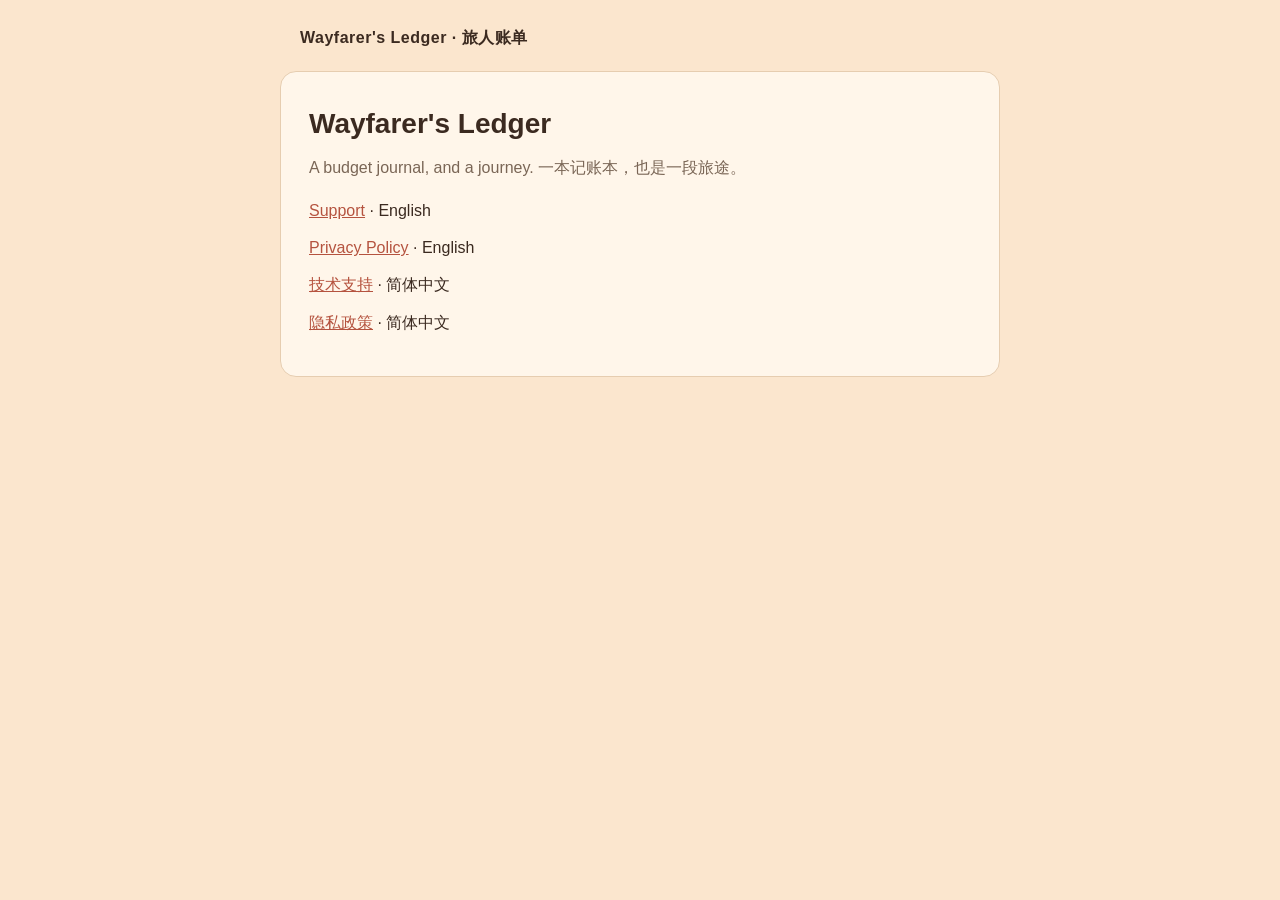
<file: index.html>
<!doctype html>
<html lang="en">
<head>
<meta charset="utf-8">
<meta name="viewport" content="width=device-width, initial-scale=1">
<title>Wayfarer's Ledger · 旅人账单</title>
<link rel="stylesheet" href="style.css">
</head>
<body>
<header class="top"><span class="brand">Wayfarer&#x27;s Ledger · 旅人账单</span></header>
<main>
<h1>Wayfarer&#x27;s Ledger</h1>
<p class="lead">A budget journal, and a journey. 一本记账本，也是一段旅途。</p>
<ul class="links">
<li><a href="support/">Support</a> · English</li>
<li><a href="privacy/">Privacy Policy</a> · English</li>
<li><a href="support/zh-hans/">技术支持</a> · 简体中文</li>
<li><a href="privacy/zh-hans/">隐私政策</a> · 简体中文</li>
</ul>
</main>
</body>
</html>
</file>
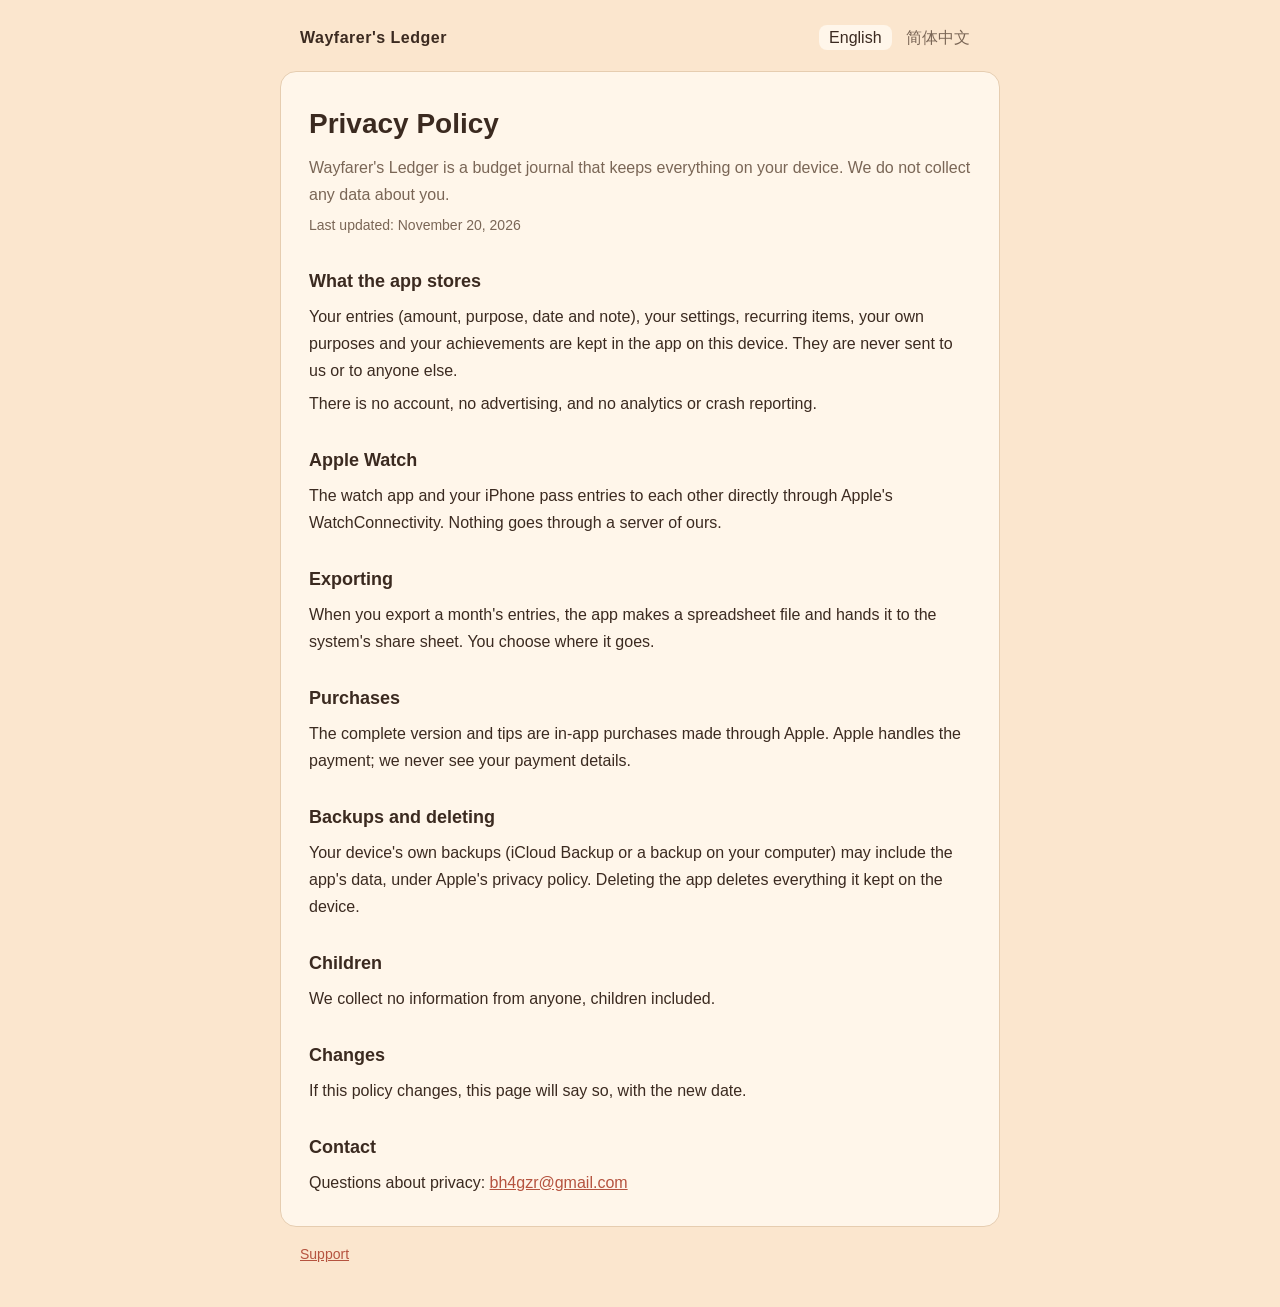
<file: privacy/index.html>
<!doctype html>
<html lang="en">
<head>
<meta charset="utf-8">
<meta name="viewport" content="width=device-width, initial-scale=1">
<title>Privacy Policy · Wayfarer&#x27;s Ledger</title>
<link rel="stylesheet" href="../style.css">
</head>
<body>
<header class="top"><a class="brand" href="../">Wayfarer&#x27;s Ledger</a>
<nav class="langs"><a href="../privacy/" aria-current="page">English</a> <a href="../privacy/zh-hans/">简体中文</a></nav></header>
<main>
<h1>Privacy Policy</h1>
<p class="lead">Wayfarer&#x27;s Ledger is a budget journal that keeps everything on your device. We do not collect any data about you.</p>
<p class="updated">Last updated: November 20, 2026</p>
<h2>What the app stores</h2>
<p>Your entries (amount, purpose, date and note), your settings, recurring items, your own purposes and your achievements are kept in the app on this device. They are never sent to us or to anyone else.</p>
<p>There is no account, no advertising, and no analytics or crash reporting.</p>
<h2>Apple Watch</h2>
<p>The watch app and your iPhone pass entries to each other directly through Apple&#x27;s WatchConnectivity. Nothing goes through a server of ours.</p>
<h2>Exporting</h2>
<p>When you export a month&#x27;s entries, the app makes a spreadsheet file and hands it to the system&#x27;s share sheet. You choose where it goes.</p>
<h2>Purchases</h2>
<p>The complete version and tips are in-app purchases made through Apple. Apple handles the payment; we never see your payment details.</p>
<h2>Backups and deleting</h2>
<p>Your device&#x27;s own backups (iCloud Backup or a backup on your computer) may include the app&#x27;s data, under Apple&#x27;s privacy policy. Deleting the app deletes everything it kept on the device.</p>
<h2>Children</h2>
<p>We collect no information from anyone, children included.</p>
<h2>Changes</h2>
<p>If this policy changes, this page will say so, with the new date.</p>
<h2>Contact</h2>
<p>Questions about privacy: <a href="mailto:bh4gzr@gmail.com">bh4gzr@gmail.com</a></p>
</main>
<footer><a href="../support/">Support</a></footer>
</body>
</html>
</file>
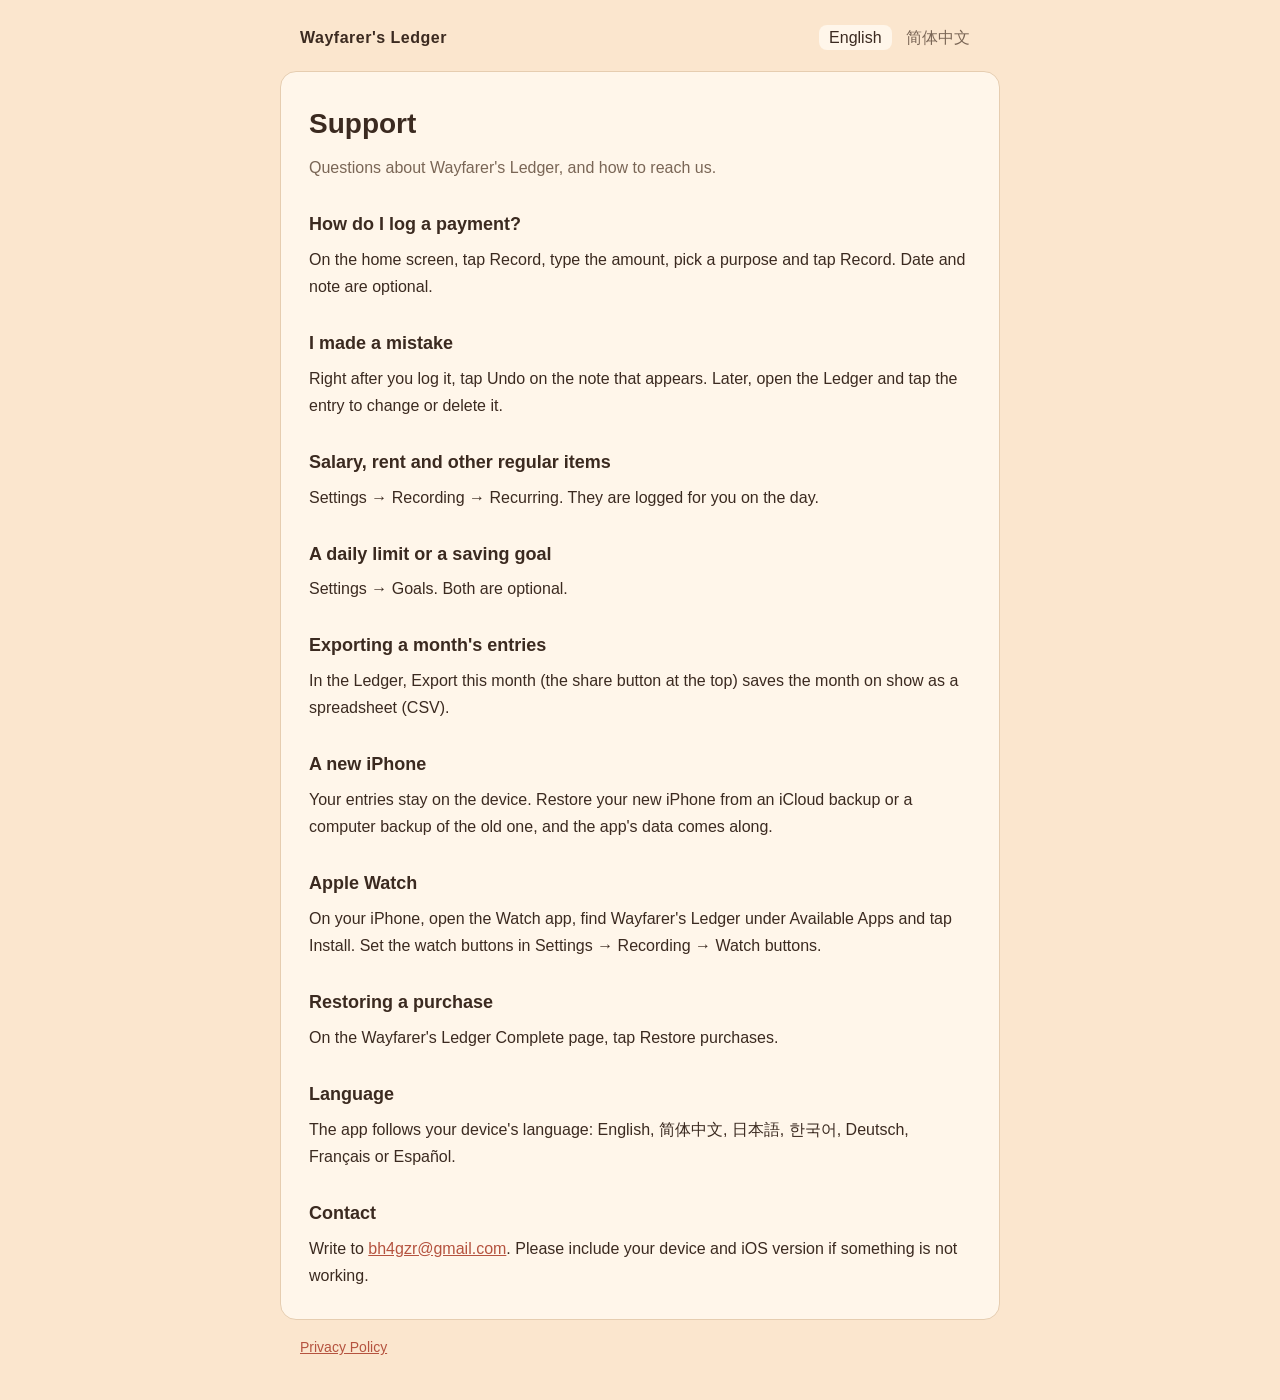
<file: support/index.html>
<!doctype html>
<html lang="en">
<head>
<meta charset="utf-8">
<meta name="viewport" content="width=device-width, initial-scale=1">
<title>Support · Wayfarer&#x27;s Ledger</title>
<link rel="stylesheet" href="../style.css">
</head>
<body>
<header class="top"><a class="brand" href="../">Wayfarer&#x27;s Ledger</a>
<nav class="langs"><a href="../support/" aria-current="page">English</a> <a href="../support/zh-hans/">简体中文</a></nav></header>
<main>
<h1>Support</h1>
<p class="lead">Questions about Wayfarer&#x27;s Ledger, and how to reach us.</p>
<h2>How do I log a payment?</h2>
<p>On the home screen, tap Record, type the amount, pick a purpose and tap Record. Date and note are optional.</p>
<h2>I made a mistake</h2>
<p>Right after you log it, tap Undo on the note that appears. Later, open the Ledger and tap the entry to change or delete it.</p>
<h2>Salary, rent and other regular items</h2>
<p>Settings → Recording → Recurring. They are logged for you on the day.</p>
<h2>A daily limit or a saving goal</h2>
<p>Settings → Goals. Both are optional.</p>
<h2>Exporting a month&#x27;s entries</h2>
<p>In the Ledger, Export this month (the share button at the top) saves the month on show as a spreadsheet (CSV).</p>
<h2>A new iPhone</h2>
<p>Your entries stay on the device. Restore your new iPhone from an iCloud backup or a computer backup of the old one, and the app&#x27;s data comes along.</p>
<h2>Apple Watch</h2>
<p>On your iPhone, open the Watch app, find Wayfarer&#x27;s Ledger under Available Apps and tap Install. Set the watch buttons in Settings → Recording → Watch buttons.</p>
<h2>Restoring a purchase</h2>
<p>On the Wayfarer&#x27;s Ledger Complete page, tap Restore purchases.</p>
<h2>Language</h2>
<p>The app follows your device&#x27;s language: English, 简体中文, 日本語, 한국어, Deutsch, Français or Español.</p>
<h2>Contact</h2>
<p>Write to <a href="mailto:bh4gzr@gmail.com">bh4gzr@gmail.com</a>. Please include your device and iOS version if something is not working.</p>
</main>
<footer><a href="../privacy/">Privacy Policy</a></footer>
</body>
</html>
</file>
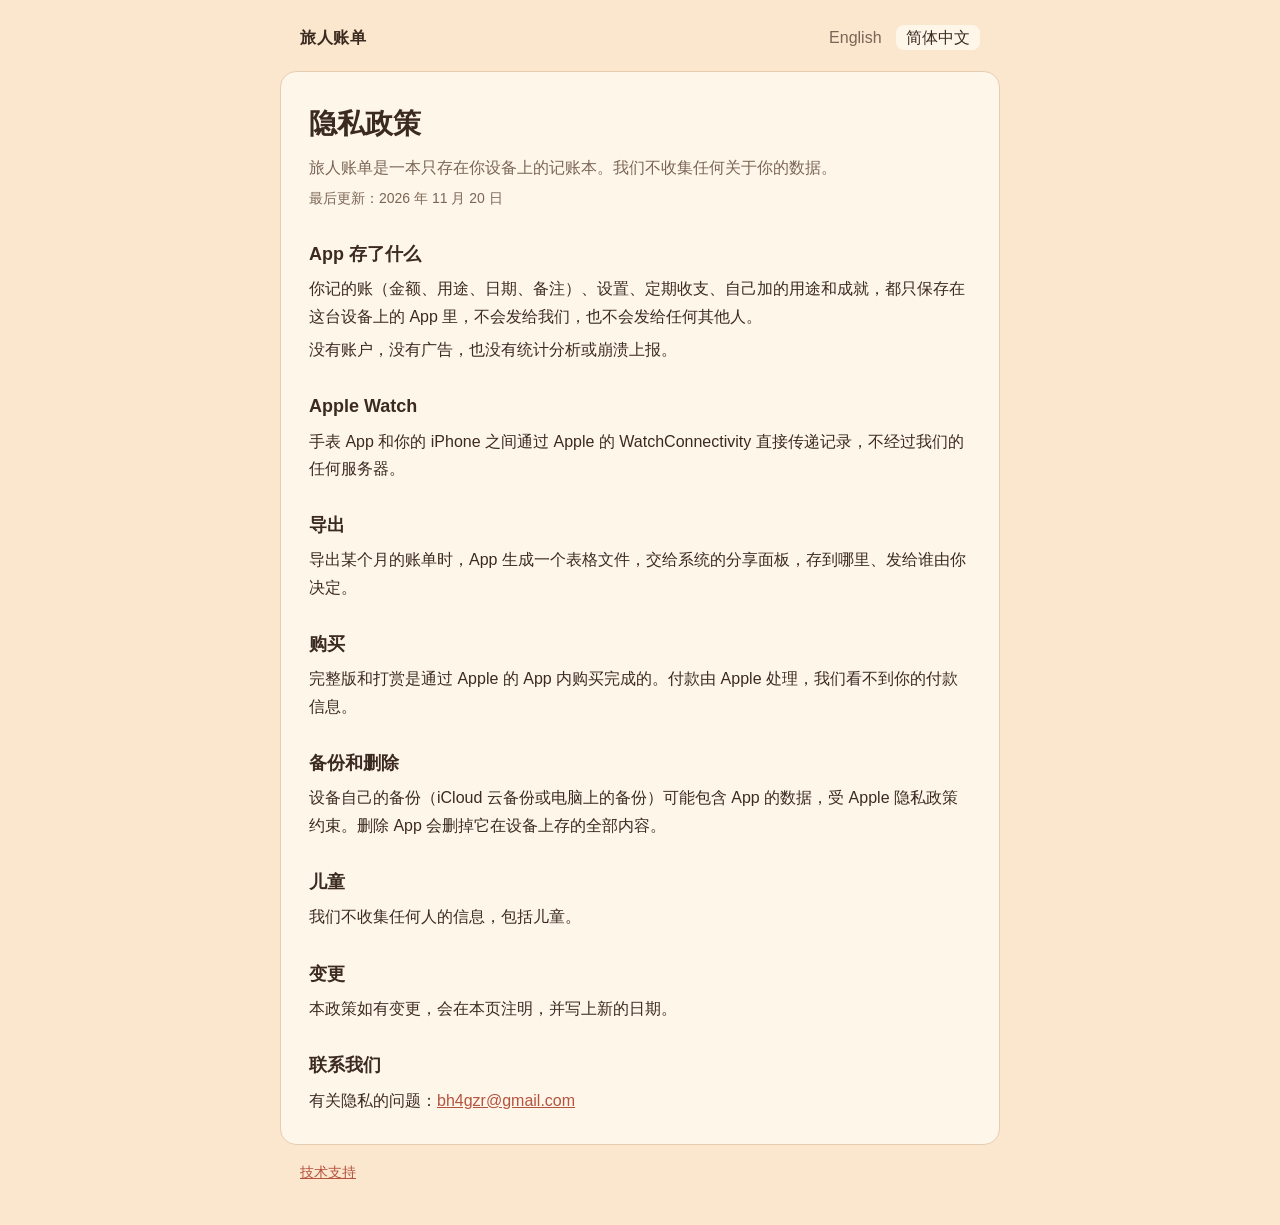
<file: privacy/zh-hans/index.html>
<!doctype html>
<html lang="zh-Hans">
<head>
<meta charset="utf-8">
<meta name="viewport" content="width=device-width, initial-scale=1">
<title>隐私政策 · 旅人账单</title>
<link rel="stylesheet" href="../../style.css">
</head>
<body>
<header class="top"><a class="brand" href="../../">旅人账单</a>
<nav class="langs"><a href="../../privacy/">English</a> <a href="../../privacy/zh-hans/" aria-current="page">简体中文</a></nav></header>
<main>
<h1>隐私政策</h1>
<p class="lead">旅人账单是一本只存在你设备上的记账本。我们不收集任何关于你的数据。</p>
<p class="updated">最后更新：2026 年 11 月 20 日</p>
<h2>App 存了什么</h2>
<p>你记的账（金额、用途、日期、备注）、设置、定期收支、自己加的用途和成就，都只保存在这台设备上的 App 里，不会发给我们，也不会发给任何其他人。</p>
<p>没有账户，没有广告，也没有统计分析或崩溃上报。</p>
<h2>Apple Watch</h2>
<p>手表 App 和你的 iPhone 之间通过 Apple 的 WatchConnectivity 直接传递记录，不经过我们的任何服务器。</p>
<h2>导出</h2>
<p>导出某个月的账单时，App 生成一个表格文件，交给系统的分享面板，存到哪里、发给谁由你决定。</p>
<h2>购买</h2>
<p>完整版和打赏是通过 Apple 的 App 内购买完成的。付款由 Apple 处理，我们看不到你的付款信息。</p>
<h2>备份和删除</h2>
<p>设备自己的备份（iCloud 云备份或电脑上的备份）可能包含 App 的数据，受 Apple 隐私政策约束。删除 App 会删掉它在设备上存的全部内容。</p>
<h2>儿童</h2>
<p>我们不收集任何人的信息，包括儿童。</p>
<h2>变更</h2>
<p>本政策如有变更，会在本页注明，并写上新的日期。</p>
<h2>联系我们</h2>
<p>有关隐私的问题：<a href="mailto:bh4gzr@gmail.com">bh4gzr@gmail.com</a></p>
</main>
<footer><a href="../../support/zh-hans/">技术支持</a></footer>
</body>
</html>
</file>
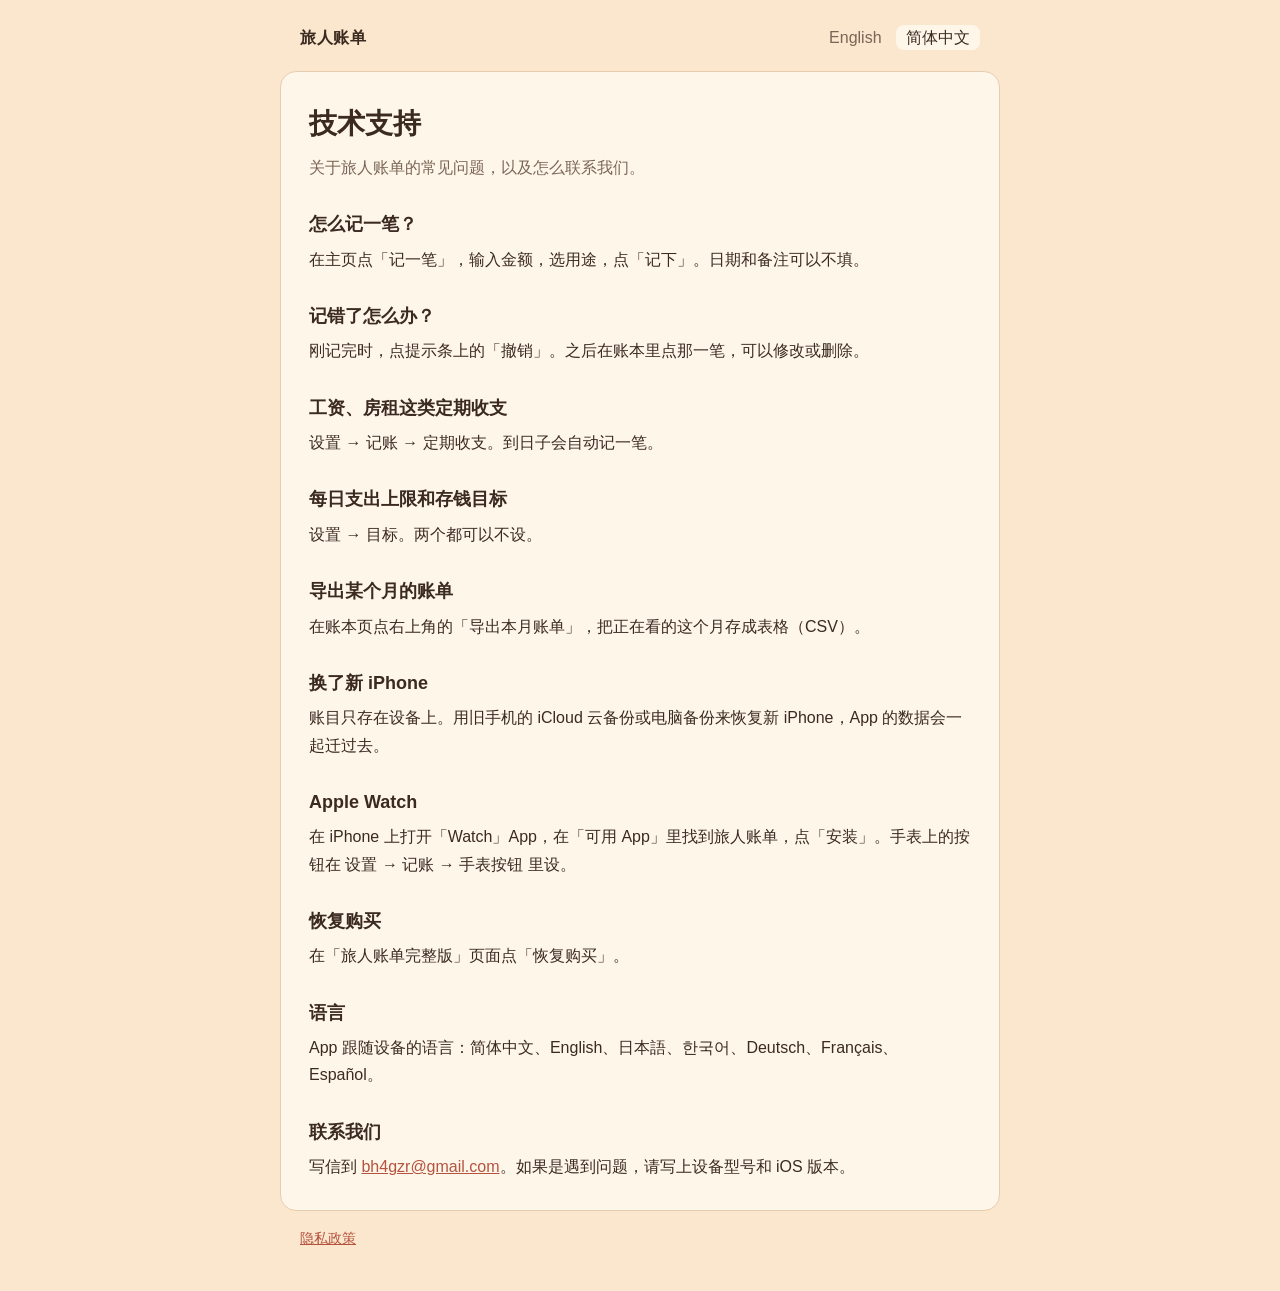
<file: support/zh-hans/index.html>
<!doctype html>
<html lang="zh-Hans">
<head>
<meta charset="utf-8">
<meta name="viewport" content="width=device-width, initial-scale=1">
<title>技术支持 · 旅人账单</title>
<link rel="stylesheet" href="../../style.css">
</head>
<body>
<header class="top"><a class="brand" href="../../">旅人账单</a>
<nav class="langs"><a href="../../support/">English</a> <a href="../../support/zh-hans/" aria-current="page">简体中文</a></nav></header>
<main>
<h1>技术支持</h1>
<p class="lead">关于旅人账单的常见问题，以及怎么联系我们。</p>
<h2>怎么记一笔？</h2>
<p>在主页点「记一笔」，输入金额，选用途，点「记下」。日期和备注可以不填。</p>
<h2>记错了怎么办？</h2>
<p>刚记完时，点提示条上的「撤销」。之后在账本里点那一笔，可以修改或删除。</p>
<h2>工资、房租这类定期收支</h2>
<p>设置 → 记账 → 定期收支。到日子会自动记一笔。</p>
<h2>每日支出上限和存钱目标</h2>
<p>设置 → 目标。两个都可以不设。</p>
<h2>导出某个月的账单</h2>
<p>在账本页点右上角的「导出本月账单」，把正在看的这个月存成表格（CSV）。</p>
<h2>换了新 iPhone</h2>
<p>账目只存在设备上。用旧手机的 iCloud 云备份或电脑备份来恢复新 iPhone，App 的数据会一起迁过去。</p>
<h2>Apple Watch</h2>
<p>在 iPhone 上打开「Watch」App，在「可用 App」里找到旅人账单，点「安装」。手表上的按钮在 设置 → 记账 → 手表按钮 里设。</p>
<h2>恢复购买</h2>
<p>在「旅人账单完整版」页面点「恢复购买」。</p>
<h2>语言</h2>
<p>App 跟随设备的语言：简体中文、English、日本語、한국어、Deutsch、Français、Español。</p>
<h2>联系我们</h2>
<p>写信到 <a href="mailto:bh4gzr@gmail.com">bh4gzr@gmail.com</a>。如果是遇到问题，请写上设备型号和 iOS 版本。</p>
</main>
<footer><a href="../../privacy/zh-hans/">隐私政策</a></footer>
</body>
</html>
</file>
<file: style.css>
:root {
  --paper: #fbe6ce;
  --surface: #fff6ea;
  --ink: #3b2a20;
  --muted: #7a6656;
  --accent: #b5533f;
  --hairline: #e6cdb0;
}
* { box-sizing: border-box; }
body {
  margin: 0;
  background: var(--paper);
  color: var(--ink);
  font: 16px/1.7 -apple-system, BlinkMacSystemFont, "PingFang SC", "Hiragino Sans GB",
    "Helvetica Neue", Arial, sans-serif;
}
.top, main, footer { max-width: 720px; margin: 0 auto; padding: 0 20px; }
.top { display: flex; justify-content: space-between; align-items: center;
  padding-top: 24px; gap: 12px; flex-wrap: wrap; }
.brand { font-weight: 700; letter-spacing: 0.5px; color: var(--ink); text-decoration: none; }
.langs a { color: var(--muted); text-decoration: none; padding: 4px 10px; border-radius: 8px; }
.langs a[aria-current] { background: var(--surface); color: var(--ink); }
main { background: var(--surface); border: 1px solid var(--hairline); border-radius: 16px;
  margin-top: 20px; padding: 8px 28px 24px; }
h1 { font-size: 28px; margin: 20px 0 4px; }
h2 { font-size: 18px; margin: 28px 0 6px; }
p, li { margin: 6px 0; }
.lead { color: var(--muted); }
.updated { color: var(--muted); font-size: 14px; }
a { color: var(--accent); }
footer { color: var(--muted); font-size: 14px; padding-top: 16px; padding-bottom: 40px; }
.links { list-style: none; padding: 0; }
.links li { margin: 10px 0; }
@media (max-width: 520px) { main { padding: 4px 18px 18px; } h1 { font-size: 24px; } }
</file>
